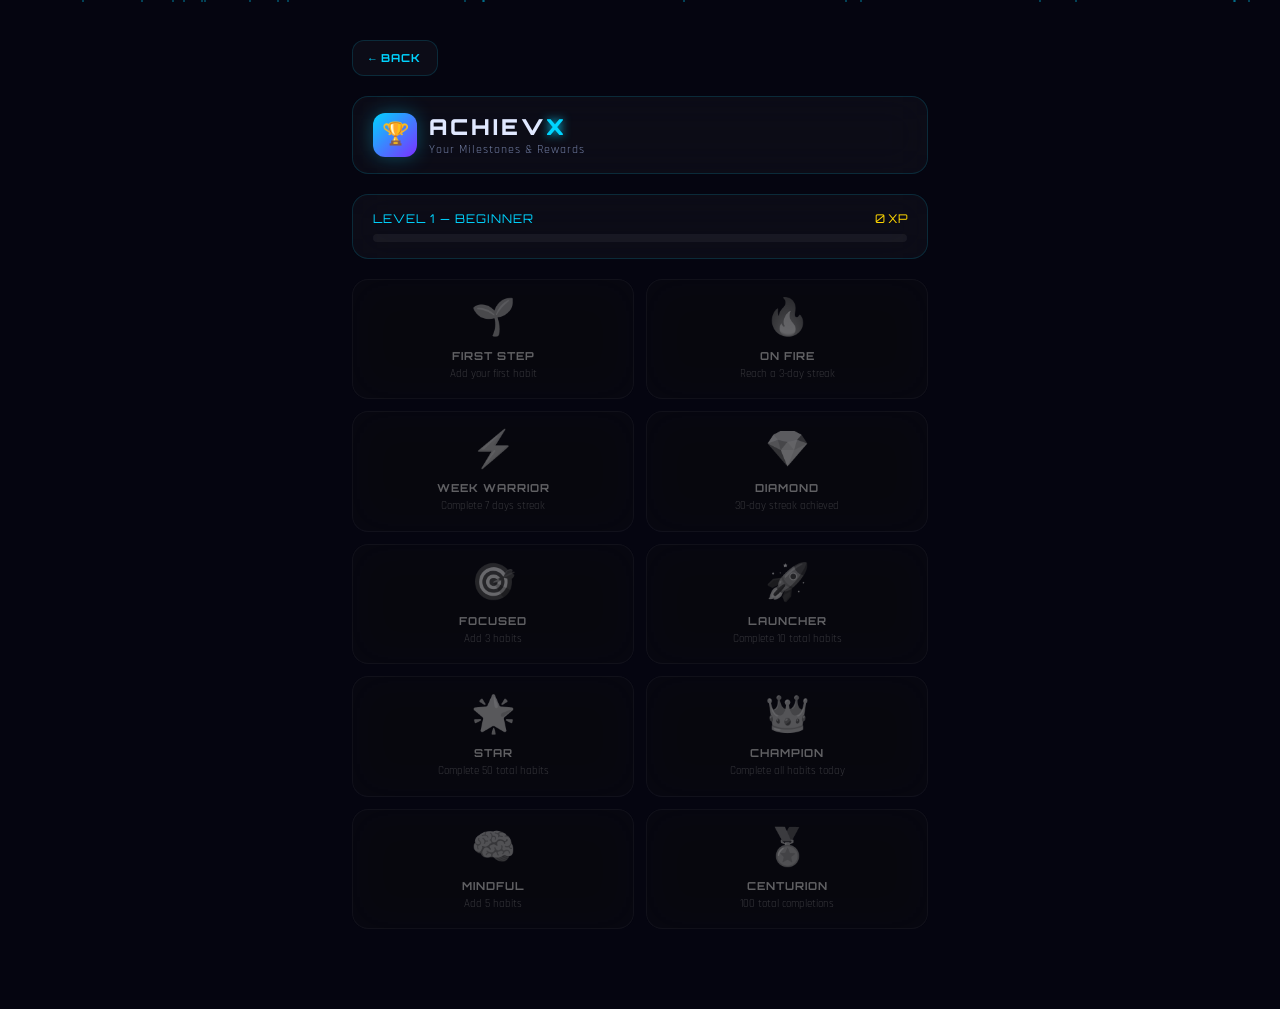
<file: app/src/main/assets/achievements.html>
<!DOCTYPE html>
<html lang="en">
<head>
    <meta charset="UTF-8"/>
    <meta name="viewport" content="width=device-width, initial-scale=1.0"/>
    <title>Achievements</title>
    <link rel="stylesheet" href="style.css"/>
    <style>
        .ach-grid { display: grid; grid-template-columns: 1fr 1fr; gap: 12px; margin-top: 4px; }
        .ach-card {
          background: var(--card);
          border: 1px solid var(--card-border);
          border-radius: 16px;
          padding: 16px 12px;
          text-align: center;
          backdrop-filter: blur(20px);
          transition: all 0.3s;
          position: relative;
          overflow: hidden;
        }
        .ach-card.unlocked { border-color: var(--gold); box-shadow: 0 0 20px rgba(255,215,0,0.2); }
        .ach-card.locked { opacity: 0.4; filter: grayscale(1); }
        .ach-icon { font-size: 36px; margin-bottom: 8px; }
        .ach-name { font-family: 'Orbitron', monospace; font-size: 11px; font-weight: 700; color: var(--text); letter-spacing: 1px; margin-bottom: 4px; }
        .ach-desc { font-size: 11px; color: var(--sub); line-height: 1.4; }
        .ach-badge { position: absolute; top: 8px; right: 8px; background: var(--gold); color: #000; font-size: 9px; font-family: 'Orbitron', monospace; font-weight: 700; padding: 2px 6px; border-radius: 10px; }
        .back-btn {
          display: flex; align-items: center; gap: 8px;
          background: var(--card); border: 1px solid var(--card-border);
          border-radius: 12px; padding: 10px 16px;
          color: var(--neon); font-family: 'Orbitron', monospace;
          font-size: 11px; font-weight: 700; letter-spacing: 1px;
          cursor: pointer; margin-bottom: 20px; width: fit-content;
          text-decoration: none;
        }
        .xp-bar-wrap { background: var(--card); border: 1px solid var(--card-border); border-radius: 16px; padding: 16px 20px; margin-bottom: 20px; backdrop-filter: blur(20px); }
        .xp-label { display: flex; justify-content: space-between; margin-bottom: 8px; }
        .xp-title { font-family: 'Orbitron', monospace; font-size: 12px; color: var(--neon); letter-spacing: 1px; }
        .xp-val { font-family: 'Orbitron', monospace; font-size: 12px; color: var(--gold); }
        .xp-bar { height: 8px; background: rgba(255,255,255,0.05); border-radius: 4px; overflow: hidden; }
        .xp-fill { height: 100%; background: linear-gradient(90deg, var(--neon), var(--gold)); border-radius: 4px; transition: width 0.6s; }
    </style>
</head>
<body>
<div class="particles" id="particles"></div>
<div style="position:relative;z-index:1;padding:20px 16px;">
    <a class="back-btn" href="index.html">← BACK</a>

    <div class="header" style="margin-bottom:20px;">
        <div class="logo-area">
            <div class="logo-icon">🏆</div>
            <div>
                <h1>ACHIEV<span>X</span></h1>
                <p>Your Milestones & Rewards</p>
            </div>
        </div>
    </div>

    <div class="xp-bar-wrap">
        <div class="xp-label">
            <span class="xp-title" id="levelTitle">LEVEL 1 — BEGINNER</span>
            <span class="xp-val" id="xpVal">0 XP</span>
        </div>
        <div class="xp-bar"><div class="xp-fill" id="xpFill" style="width:0%"></div></div>
    </div>

    <div class="ach-grid" id="achGrid"></div>
</div>

<script>
    // Particles
    const pc = document.getElementById('particles');
    for(let i=0;i<20;i++){
      const p=document.createElement('div');
      p.className='particle';
      p.style.left=Math.random()*100+'%';
      p.style.animationDuration=(Math.random()*15+10)+'s';
      p.style.animationDelay=(Math.random()*15)+'s';
      pc.appendChild(p);
    }

    const habits = JSON.parse(localStorage.getItem('habits')||'[]');
    const today = new Date().toISOString().slice(0,10);
    const totalDone = habits.reduce((s,h)=>(h.history||[]).length+s,0);
    const bestStreak = habits.reduce((m,h)=>Math.max(m,h.streak||0),0);
    const totalHabits = habits.length;
    const doneToday = habits.filter(h=>h.lastChecked===today).length;

    const achievements = [
      { icon:'🌱', name:'FIRST STEP', desc:'Add your first habit', unlocked: totalHabits>=1 },
      { icon:'🔥', name:'ON FIRE', desc:'Reach a 3-day streak', unlocked: bestStreak>=3 },
      { icon:'⚡', name:'WEEK WARRIOR', desc:'Complete 7 days streak', unlocked: bestStreak>=7 },
      { icon:'💎', name:'DIAMOND', desc:'30-day streak achieved', unlocked: bestStreak>=30 },
      { icon:'🎯', name:'FOCUSED', desc:'Add 3 habits', unlocked: totalHabits>=3 },
      { icon:'🚀', name:'LAUNCHER', desc:'Complete 10 total habits', unlocked: totalDone>=10 },
      { icon:'🌟', name:'STAR', desc:'Complete 50 total habits', unlocked: totalDone>=50 },
      { icon:'👑', name:'CHAMPION', desc:'Complete all habits today', unlocked: totalHabits>0 && doneToday===totalHabits },
      { icon:'🧠', name:'MINDFUL', desc:'Add 5 habits', unlocked: totalHabits>=5 },
      { icon:'🏅', name:'CENTURION', desc:'100 total completions', unlocked: totalDone>=100 },
    ];

    const xp = achievements.filter(a=>a.unlocked).length * 100;
    const level = Math.floor(xp/300)+1;
    const levels = ['BEGINNER','EXPLORER','ACHIEVER','MASTER','LEGEND'];
    const levelName = levels[Math.min(level-1,4)];
    const pct = ((xp % 300)/300)*100;

    document.getElementById('levelTitle').textContent = `LEVEL ${level} — ${levelName}`;
    document.getElementById('xpVal').textContent = `${xp} XP`;
    document.getElementById('xpFill').style.width = pct+'%';

    const grid = document.getElementById('achGrid');
    grid.innerHTML = achievements.map(a=>`
      <div class="ach-card ${a.unlocked?'unlocked':'locked'}">
        ${a.unlocked?'<div class="ach-badge">✓</div>':''}
        <div class="ach-icon">${a.icon}</div>
        <div class="ach-name">${a.name}</div>
        <div class="ach-desc">${a.desc}</div>
      </div>
    `).join('');
</script>
</body>
</html>
</file>
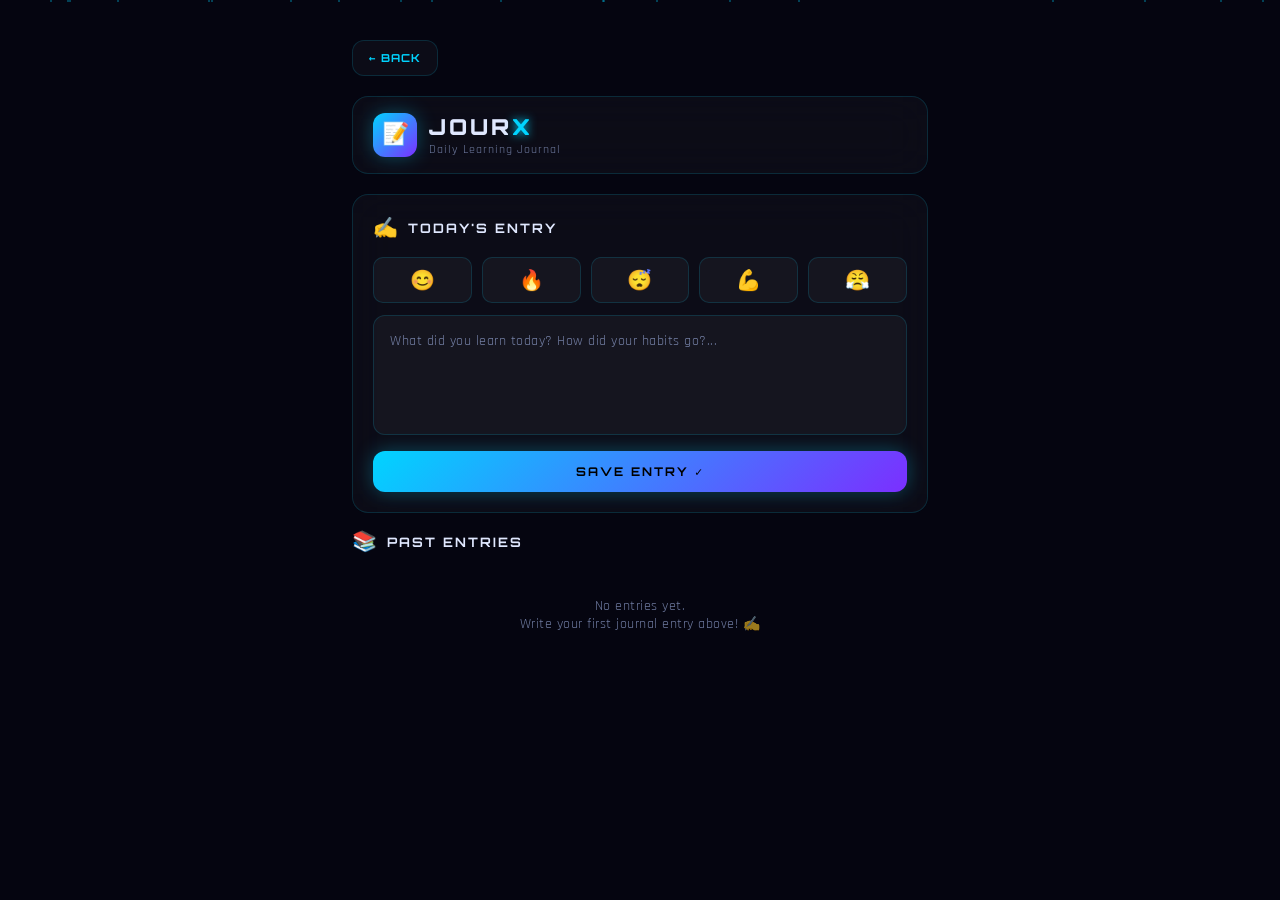
<file: app/src/main/assets/journal.html>
<!DOCTYPE html>
<html lang="en">
<head>
    <meta charset="UTF-8"/>
    <meta name="viewport" content="width=device-width, initial-scale=1.0"/>
    <title>Journal</title>
    <link rel="stylesheet" href="style.css"/>
    <style>
        .back-btn {
          display:flex;align-items:center;gap:8px;
          background:var(--card);border:1px solid var(--card-border);
          border-radius:12px;padding:10px 16px;
          color:var(--neon);font-family:'Orbitron',monospace;
          font-size:11px;font-weight:700;letter-spacing:1px;
          cursor:pointer;margin-bottom:20px;width:fit-content;
          text-decoration:none;
        }
        .journal-input {
          width:100%;min-height:120px;
          background:rgba(255,255,255,0.04);
          border:1px solid var(--card-border);
          border-radius:12px;padding:14px 16px;
          font-size:14px;font-family:'Rajdhani',sans-serif;
          color:var(--text);outline:none;resize:none;
          transition:border 0.3s;letter-spacing:0.5px;
          line-height:1.6;
        }
        .journal-input:focus{border-color:var(--neon);}
        .journal-input::placeholder{color:var(--sub);}
        .save-btn {
          width:100%;padding:13px;margin-top:10px;
          background:linear-gradient(135deg,var(--neon),var(--neon2));
          color:#000;border:none;border-radius:12px;
          font-family:'Orbitron',monospace;font-size:12px;
          font-weight:700;letter-spacing:2px;cursor:pointer;
          box-shadow:var(--glow);transition:all 0.3s;
        }
        .entry-card {
          background:var(--card);border:1px solid var(--card-border);
          border-radius:14px;padding:16px;margin-bottom:12px;
          backdrop-filter:blur(20px);position:relative;
        }
        .entry-date {
          font-family:'Orbitron',monospace;font-size:10px;
          color:var(--neon);letter-spacing:1px;margin-bottom:8px;
        }
        .entry-mood { font-size:20px; margin-bottom:6px; }
        .entry-text { font-size:14px;color:var(--text);line-height:1.6; }
        .entry-delete {
          position:absolute;top:12px;right:12px;
          background:none;border:1px solid rgba(255,45,123,0.2);
          color:rgba(255,45,123,0.5);width:28px;height:28px;
          border-radius:8px;font-size:14px;cursor:pointer;
          display:flex;align-items:center;justify-content:center;
        }
        .mood-row { display:flex;gap:10px;margin-bottom:12px; }
        .mood-btn {
          flex:1;padding:10px;background:rgba(255,255,255,0.04);
          border:1px solid var(--card-border);border-radius:10px;
          font-size:20px;cursor:pointer;transition:all 0.2s;text-align:center;
        }
        .mood-btn.selected{border-color:var(--neon);background:rgba(0,212,255,0.1);}
        .empty-state{text-align:center;color:var(--sub);padding:30px;font-size:14px;}
    </style>
</head>
<body>
<div class="particles" id="particles"></div>
<div style="position:relative;z-index:1;padding:20px 16px 60px;">
    <a class="back-btn" href="index.html">← BACK</a>
    <div class="header" style="margin-bottom:20px;">
        <div class="logo-area">
            <div class="logo-icon">📝</div>
            <div>
                <h1>JOUR<span>X</span></h1>
                <p>Daily Learning Journal</p>
            </div>
        </div>
    </div>

    <div class="glass-card" style="margin-bottom:16px;">
        <div class="card-header"><span class="card-icon">✍️</span><h2>TODAY'S ENTRY</h2></div>
        <div class="mood-row">
            <button class="mood-btn" onclick="selectMood(this,'😊')">😊</button>
            <button class="mood-btn" onclick="selectMood(this,'🔥')">🔥</button>
            <button class="mood-btn" onclick="selectMood(this,'😴')">😴</button>
            <button class="mood-btn" onclick="selectMood(this,'💪')">💪</button>
            <button class="mood-btn" onclick="selectMood(this,'😤')">😤</button>
        </div>
        <textarea class="journal-input" id="journalText" placeholder="What did you learn today? How did your habits go?..."></textarea>
        <button class="save-btn" onclick="saveEntry()">SAVE ENTRY ✓</button>
    </div>

    <div class="card-header" style="margin-bottom:12px;"><span class="card-icon">📚</span><h2 style="font-family:'Orbitron',monospace;font-size:13px;font-weight:700;letter-spacing:2px;">PAST ENTRIES</h2></div>
    <div id="entriesList"></div>
</div>

<script>
    const pc=document.getElementById('particles');
    for(let i=0;i<20;i++){const p=document.createElement('div');p.className='particle';p.style.left=Math.random()*100+'%';p.style.animationDuration=(Math.random()*15+10)+'s';p.style.animationDelay=(Math.random()*15)+'s';pc.appendChild(p);}

    let selectedMood = '📝';
    function selectMood(btn, mood) {
      document.querySelectorAll('.mood-btn').forEach(b=>b.classList.remove('selected'));
      btn.classList.add('selected');
      selectedMood = mood;
    }

    function saveEntry() {
      const text = document.getElementById('journalText').value.trim();
      if(!text) return;
      const entries = JSON.parse(localStorage.getItem('hx_journal')||'[]');
      entries.unshift({
        id: Date.now(),
        date: new Date().toLocaleDateString('en-US',{weekday:'short',month:'short',day:'numeric',year:'numeric'}),
        mood: selectedMood,
        text
      });
      localStorage.setItem('hx_journal', JSON.stringify(entries));
      document.getElementById('journalText').value = '';
      renderEntries();
    }

    function deleteEntry(id) {
      let entries = JSON.parse(localStorage.getItem('hx_journal')||'[]');
      entries = entries.filter(e=>e.id!==id);
      localStorage.setItem('hx_journal', JSON.stringify(entries));
      renderEntries();
    }

    function renderEntries() {
      const entries = JSON.parse(localStorage.getItem('hx_journal')||'[]');
      const list = document.getElementById('entriesList');
      if(!entries.length){
        list.innerHTML='<div class="empty-state">No entries yet.<br>Write your first journal entry above! ✍️</div>';
        return;
      }
      list.innerHTML = entries.map(e=>`
        <div class="entry-card">
          <button class="entry-delete" onclick="deleteEntry(${e.id})">×</button>
          <div class="entry-date">${e.date}</div>
          <div class="entry-mood">${e.mood}</div>
          <div class="entry-text">${e.text}</div>
        </div>
      `).join('');
    }
    renderEntries();
</script>
</body>
</html>
</file>
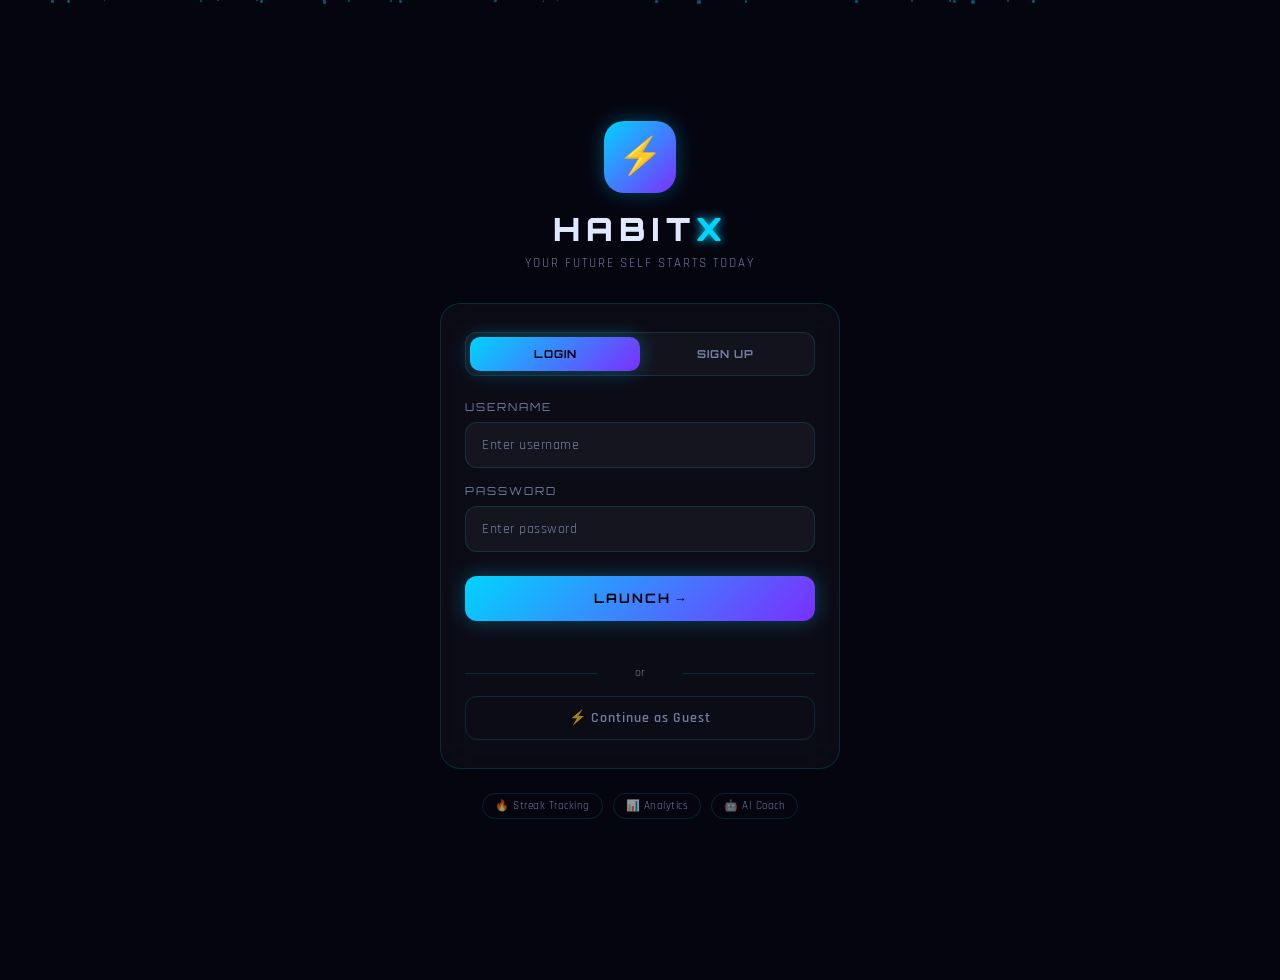
<file: app/src/main/assets/login.html>
<!DOCTYPE html>
<html lang="en">
<head>
  <meta charset="UTF-8" />
  <meta name="viewport" content="width=device-width, initial-scale=1.0"/>
  <title>HabitX - Login</title>
  <link rel="stylesheet" href="style.css" />
  <style>
    .login-wrap {
      min-height: 100vh;
      display: flex;
      flex-direction: column;
      align-items: center;
      justify-content: center;
      padding: 20px;
    }

    .login-logo {
      text-align: center;
      margin-bottom: 32px;
    }

    .login-logo .logo-icon {
      width: 72px; height: 72px;
      background: linear-gradient(135deg, var(--neon), var(--neon2));
      border-radius: 20px;
      display: flex; align-items: center; justify-content: center;
      font-size: 36px;
      box-shadow: var(--glow);
      margin: 0 auto 16px;
      animation: logoPulse 2s infinite;
    }

    @keyframes logoPulse {
      0%, 100% { box-shadow: 0 0 20px rgba(0,212,255,0.3); }
      50% { box-shadow: 0 0 40px rgba(0,212,255,0.7); }
    }

    .login-logo h1 {
      font-family: 'Orbitron', monospace;
      font-size: 32px;
      font-weight: 900;
      letter-spacing: 6px;
    }

    .login-logo p {
      font-size: 13px;
      color: var(--sub);
      letter-spacing: 2px;
      margin-top: 6px;
    }

    .login-card {
      background: var(--card);
      border: 1px solid var(--card-border);
      border-radius: 20px;
      padding: 28px 24px;
      width: 100%;
      max-width: 400px;
      backdrop-filter: blur(20px);
    }

    .tab-row {
      display: flex;
      background: rgba(255,255,255,0.03);
      border: 1px solid var(--card-border);
      border-radius: 12px;
      padding: 4px;
      margin-bottom: 24px;
    }

    .tab-btn {
      flex: 1;
      padding: 10px;
      border: none;
      border-radius: 10px;
      background: transparent;
      color: var(--sub);
      font-family: 'Orbitron', monospace;
      font-size: 11px;
      font-weight: 700;
      letter-spacing: 1px;
      cursor: pointer;
      transition: all 0.3s;
    }

    .tab-btn.active {
      background: linear-gradient(135deg, var(--neon), var(--neon2));
      color: #000;
      box-shadow: var(--glow);
    }

    .form-group { margin-bottom: 16px; }

    .form-label {
      font-size: 11px;
      font-family: 'Orbitron', monospace;
      color: var(--sub);
      letter-spacing: 2px;
      text-transform: uppercase;
      margin-bottom: 8px;
      display: block;
    }

    .form-input {
      width: 100%;
      padding: 13px 16px;
      background: rgba(255,255,255,0.04);
      border: 1px solid var(--card-border);
      border-radius: 12px;
      font-size: 14px;
      font-family: 'Rajdhani', sans-serif;
      color: var(--text);
      outline: none;
      transition: all 0.3s;
      letter-spacing: 0.5px;
    }

    .form-input:focus {
      border-color: var(--neon);
      box-shadow: 0 0 15px rgba(0,212,255,0.15);
    }

    .form-input::placeholder { color: var(--sub); }

    .login-btn {
      width: 100%;
      padding: 14px;
      background: linear-gradient(135deg, var(--neon), var(--neon2));
      color: #000;
      border: none;
      border-radius: 12px;
      font-family: 'Orbitron', monospace;
      font-size: 13px;
      font-weight: 700;
      letter-spacing: 2px;
      cursor: pointer;
      box-shadow: var(--glow);
      transition: all 0.3s;
      margin-top: 8px;
    }

    .login-btn:hover { transform: translateY(-2px); box-shadow: 0 0 35px rgba(0,212,255,0.5); }

    .error-msg {
      color: #ff2d7b;
      font-size: 12px;
      text-align: center;
      margin-top: 10px;
      min-height: 18px;
      letter-spacing: 0.5px;
    }

    .divider {
      text-align: center;
      color: var(--sub);
      font-size: 12px;
      margin: 16px 0;
      position: relative;
    }

    .divider::before, .divider::after {
      content: '';
      position: absolute;
      top: 50%;
      width: 38%;
      height: 1px;
      background: var(--card-border);
    }

    .divider::before { left: 0; }
    .divider::after { right: 0; }

    .guest-btn {
      width: 100%;
      padding: 12px;
      background: transparent;
      border: 1px solid var(--card-border);
      border-radius: 12px;
      color: var(--sub);
      font-family: 'Rajdhani', sans-serif;
      font-size: 14px;
      font-weight: 600;
      cursor: pointer;
      transition: all 0.3s;
      letter-spacing: 1px;
    }

    .guest-btn:hover { border-color: var(--neon); color: var(--neon); }

    .features-row {
      display: flex;
      gap: 10px;
      margin-top: 24px;
      justify-content: center;
    }

    .feature-pill {
      font-size: 11px;
      padding: 5px 12px;
      border: 1px solid var(--card-border);
      border-radius: 20px;
      color: var(--sub);
      letter-spacing: 0.5px;
    }
  </style>
</head>
<body>
  <div class="particles" id="particles"></div>

  <div class="login-wrap">
    <div class="login-logo">
      <div class="logo-icon">⚡</div>
      <h1>HABIT<span>X</span></h1>
      <p>YOUR FUTURE SELF STARTS TODAY</p>
    </div>

    <div class="login-card">
      <div class="tab-row">
        <button class="tab-btn active" id="loginTab" onclick="switchTab('login')">LOGIN</button>
        <button class="tab-btn" id="signupTab" onclick="switchTab('signup')">SIGN UP</button>
      </div>

      <!-- Login Form -->
      <div id="loginForm">
        <div class="form-group">
          <label class="form-label">Username</label>
          <input type="text" class="form-input" id="loginUser" placeholder="Enter username" />
        </div>
        <div class="form-group">
          <label class="form-label">Password</label>
          <input type="password" class="form-input" id="loginPass" placeholder="Enter password" />
        </div>
        <button class="login-btn" onclick="doLogin()">LAUNCH →</button>
        <div class="error-msg" id="loginError"></div>
      </div>

      <!-- Signup Form -->
      <div id="signupForm" style="display:none">
        <div class="form-group">
          <label class="form-label">Full Name</label>
          <input type="text" class="form-input" id="signupName" placeholder="Enter your name" />
        </div>
        <div class="form-group">
          <label class="form-label">Username</label>
          <input type="text" class="form-input" id="signupUser" placeholder="Choose username" />
        </div>
        <div class="form-group">
          <label class="form-label">Password</label>
          <input type="password" class="form-input" id="signupPass" placeholder="Create password" />
        </div>
        <button class="login-btn" onclick="doSignup()">CREATE ACCOUNT →</button>
        <div class="error-msg" id="signupError"></div>
      </div>

      <div class="divider">or</div>
      <button class="guest-btn" onclick="guestLogin()">⚡ Continue as Guest</button>
    </div>

    <div class="features-row">
      <span class="feature-pill">🔥 Streak Tracking</span>
      <span class="feature-pill">📊 Analytics</span>
      <span class="feature-pill">🤖 AI Coach</span>
    </div>
  </div>

  <script>
    // Particles
    const container = document.getElementById('particles');
    for (let i = 0; i < 25; i++) {
      const p = document.createElement('div');
      p.className = 'particle';
      p.style.left = Math.random() * 100 + '%';
      p.style.animationDuration = (Math.random() * 15 + 10) + 's';
      p.style.animationDelay = (Math.random() * 15) + 's';
      p.style.width = p.style.height = (Math.random() * 3 + 1) + 'px';
      container.appendChild(p);
    }

    function switchTab(tab) {
      document.getElementById('loginForm').style.display = tab === 'login' ? 'block' : 'none';
      document.getElementById('signupForm').style.display = tab === 'signup' ? 'block' : 'none';
      document.getElementById('loginTab').className = 'tab-btn' + (tab === 'login' ? ' active' : '');
      document.getElementById('signupTab').className = 'tab-btn' + (tab === 'signup' ? ' active' : '');
    }

    function doLogin() {
      const user = document.getElementById('loginUser').value.trim();
      const pass = document.getElementById('loginPass').value.trim();
      if (!user || !pass) {
        document.getElementById('loginError').textContent = '⚠ Please fill in all fields';
        return;
      }
      const users = JSON.parse(localStorage.getItem('hx_users') || '{}');
      if (!users[user]) {
        document.getElementById('loginError').textContent = '⚠ Username not found';
        return;
      }
      if (users[user].password !== pass) {
        document.getElementById('loginError').textContent = '⚠ Wrong password';
        return;
      }
      localStorage.setItem('hx_current', JSON.stringify({ username: user, name: users[user].name }));
      window.location.href = 'index.html';
    }

    function doSignup() {
      const name = document.getElementById('signupName').value.trim();
      const user = document.getElementById('signupUser').value.trim();
      const pass = document.getElementById('signupPass').value.trim();
      if (!name || !user || !pass) {
        document.getElementById('signupError').textContent = '⚠ Please fill in all fields';
        return;
      }
      if (pass.length < 4) {
        document.getElementById('signupError').textContent = '⚠ Password must be 4+ characters';
        return;
      }
      const users = JSON.parse(localStorage.getItem('hx_users') || '{}');
      if (users[user]) {
        document.getElementById('signupError').textContent = '⚠ Username already taken';
        return;
      }
      users[user] = { name, password: pass };
      localStorage.setItem('hx_users', JSON.stringify(users));
      localStorage.setItem('hx_current', JSON.stringify({ username: user, name }));
      window.location.href = 'index.html';
    }

    function guestLogin() {
      localStorage.setItem('hx_current', JSON.stringify({ username: 'guest', name: 'Guest' }));
      window.location.href = 'index.html';
    }

    // Auto redirect if already logged in
    if (localStorage.getItem('hx_current')) {
      window.location.href = 'index.html';
    }
  </script>
</body>
</html>
</file>
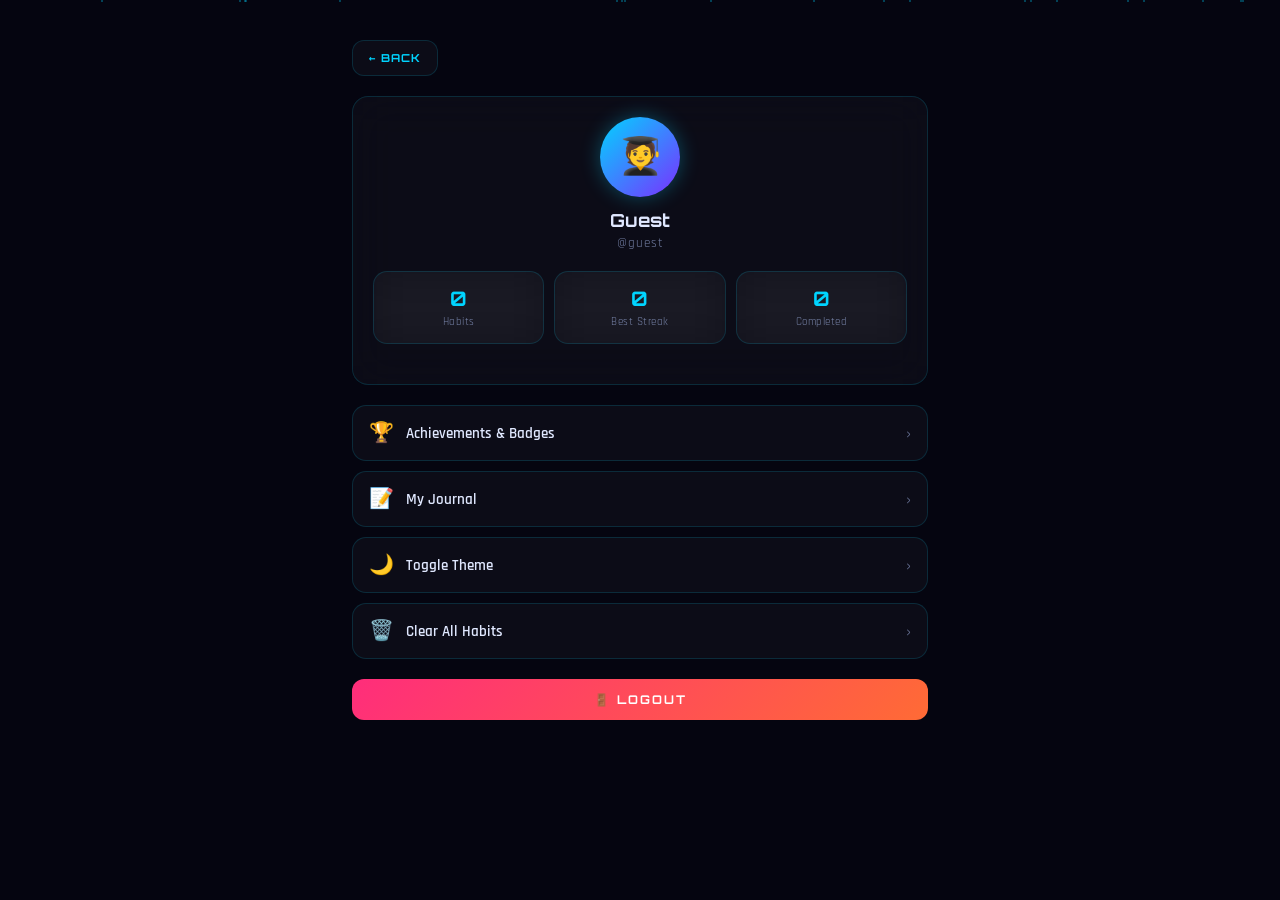
<file: app/src/main/assets/profile.html>
<!DOCTYPE html>
<html lang="en">
<head>
    <meta charset="UTF-8"/>
    <meta name="viewport" content="width=device-width, initial-scale=1.0"/>
    <title>Profile</title>
    <link rel="stylesheet" href="style.css"/>
    <style>
        .back-btn{display:flex;align-items:center;gap:8px;background:var(--card);border:1px solid var(--card-border);border-radius:12px;padding:10px 16px;color:var(--neon);font-family:'Orbitron',monospace;font-size:11px;font-weight:700;letter-spacing:1px;cursor:pointer;margin-bottom:20px;width:fit-content;text-decoration:none;}
        .avatar {width:80px;height:80px;background:linear-gradient(135deg,var(--neon),var(--neon2));border-radius:50%;display:flex;align-items:center;justify-content:center;font-size:36px;margin:0 auto 12px;box-shadow:var(--glow);}
        .profile-name{font-family:'Orbitron',monospace;font-size:18px;font-weight:700;text-align:center;color:var(--text);margin-bottom:4px;}
        .profile-user{font-size:13px;color:var(--sub);text-align:center;margin-bottom:20px;letter-spacing:1px;}
        .stat-grid{display:grid;grid-template-columns:1fr 1fr 1fr;gap:10px;margin-bottom:20px;}
        .stat-box{background:var(--card);border:1px solid var(--card-border);border-radius:14px;padding:14px 10px;text-align:center;backdrop-filter:blur(20px);}
        .stat-box .val{font-family:'Orbitron',monospace;font-size:20px;font-weight:700;color:var(--neon);}
        .stat-box .lbl{font-size:11px;color:var(--sub);margin-top:4px;letter-spacing:0.5px;}
        .menu-item{display:flex;align-items:center;gap:12px;background:var(--card);border:1px solid var(--card-border);border-radius:14px;padding:14px 16px;margin-bottom:10px;cursor:pointer;transition:all 0.3s;text-decoration:none;color:var(--text);}
        .menu-item:hover{border-color:var(--neon);box-shadow:var(--glow);}
        .menu-icon{font-size:20px;}
        .menu-label{font-size:15px;font-weight:600;flex:1;}
        .menu-arrow{color:var(--sub);font-size:18px;}
        .logout-btn{width:100%;padding:13px;background:linear-gradient(135deg,#ff2d7b,#ff6b35);color:#fff;border:none;border-radius:12px;font-family:'Orbitron',monospace;font-size:12px;font-weight:700;letter-spacing:2px;cursor:pointer;margin-top:10px;}
    </style>
</head>
<body>
<div class="particles" id="particles"></div>
<div style="position:relative;z-index:1;padding:20px 16px 80px;">
    <a class="back-btn" href="index.html">← BACK</a>

    <div class="glass-card" style="text-align:center;margin-bottom:20px;">
        <div class="avatar" id="avatarEmoji">👤</div>
        <div class="profile-name" id="profileName">Loading...</div>
        <div class="profile-user" id="profileUser">@username</div>
        <div class="stat-grid">
            <div class="stat-box"><div class="val" id="p-habits">0</div><div class="lbl">Habits</div></div>
            <div class="stat-box"><div class="val" id="p-streak">0</div><div class="lbl">Best Streak</div></div>
            <div class="stat-box"><div class="val" id="p-done">0</div><div class="lbl">Completed</div></div>
        </div>
    </div>

    <a class="menu-item" href="achievements.html">
        <span class="menu-icon">🏆</span>
        <span class="menu-label">Achievements & Badges</span>
        <span class="menu-arrow">›</span>
    </a>
    <a class="menu-item" href="journal.html">
        <span class="menu-icon">📝</span>
        <span class="menu-label">My Journal</span>
        <span class="menu-arrow">›</span>
    </a>
    <div class="menu-item" onclick="toggleThemeProfile()">
        <span class="menu-icon" id="themeIconP">🌙</span>
        <span class="menu-label">Toggle Theme</span>
        <span class="menu-arrow">›</span>
    </div>
    <div class="menu-item" onclick="clearData()">
        <span class="menu-icon">🗑️</span>
        <span class="menu-label">Clear All Habits</span>
        <span class="menu-arrow">›</span>
    </div>

    <button class="logout-btn" onclick="logout()">🚪 LOGOUT</button>
</div>

<script>
    const pc=document.getElementById('particles');
    for(let i=0;i<20;i++){const p=document.createElement('div');p.className='particle';p.style.left=Math.random()*100+'%';p.style.animationDuration=(Math.random()*15+10)+'s';p.style.animationDelay=(Math.random()*15)+'s';pc.appendChild(p);}

    const user = JSON.parse(localStorage.getItem('hx_current')||'{}');
    const habits = JSON.parse(localStorage.getItem('habits')||'[]');
    const today = new Date().toISOString().slice(0,10);

    document.getElementById('profileName').textContent = user.name || 'Guest';
    document.getElementById('profileUser').textContent = '@'+(user.username||'guest');
    document.getElementById('p-habits').textContent = habits.length;
    document.getElementById('p-streak').textContent = habits.reduce((m,h)=>Math.max(m,h.streak||0),0);
    document.getElementById('p-done').textContent = habits.reduce((s,h)=>(h.history||[]).length+s,0);

    const avatars = ['👨‍💻','👩‍💻','🧑‍🎓','👨‍🎓','🦸','🧙'];
    document.getElementById('avatarEmoji').textContent = avatars[Math.floor(Math.random()*avatars.length)];

    if(localStorage.getItem('theme')==='light'){
      document.body.classList.add('light');
      document.getElementById('themeIconP').textContent='☀️';
    }

    function toggleThemeProfile(){
      document.body.classList.toggle('light');
      const isLight = document.body.classList.contains('light');
      localStorage.setItem('theme', isLight?'light':'dark');
      document.getElementById('themeIconP').textContent = isLight?'☀️':'🌙';
    }

    function clearData(){
      if(confirm('Clear all habits? This cannot be undone!')){
        localStorage.removeItem('habits');
        alert('All habits cleared!');
      }
    }

    function logout(){
      localStorage.removeItem('hx_current');
      window.location.href='login.html';
    }
</script>
</body>
</html>
</file>
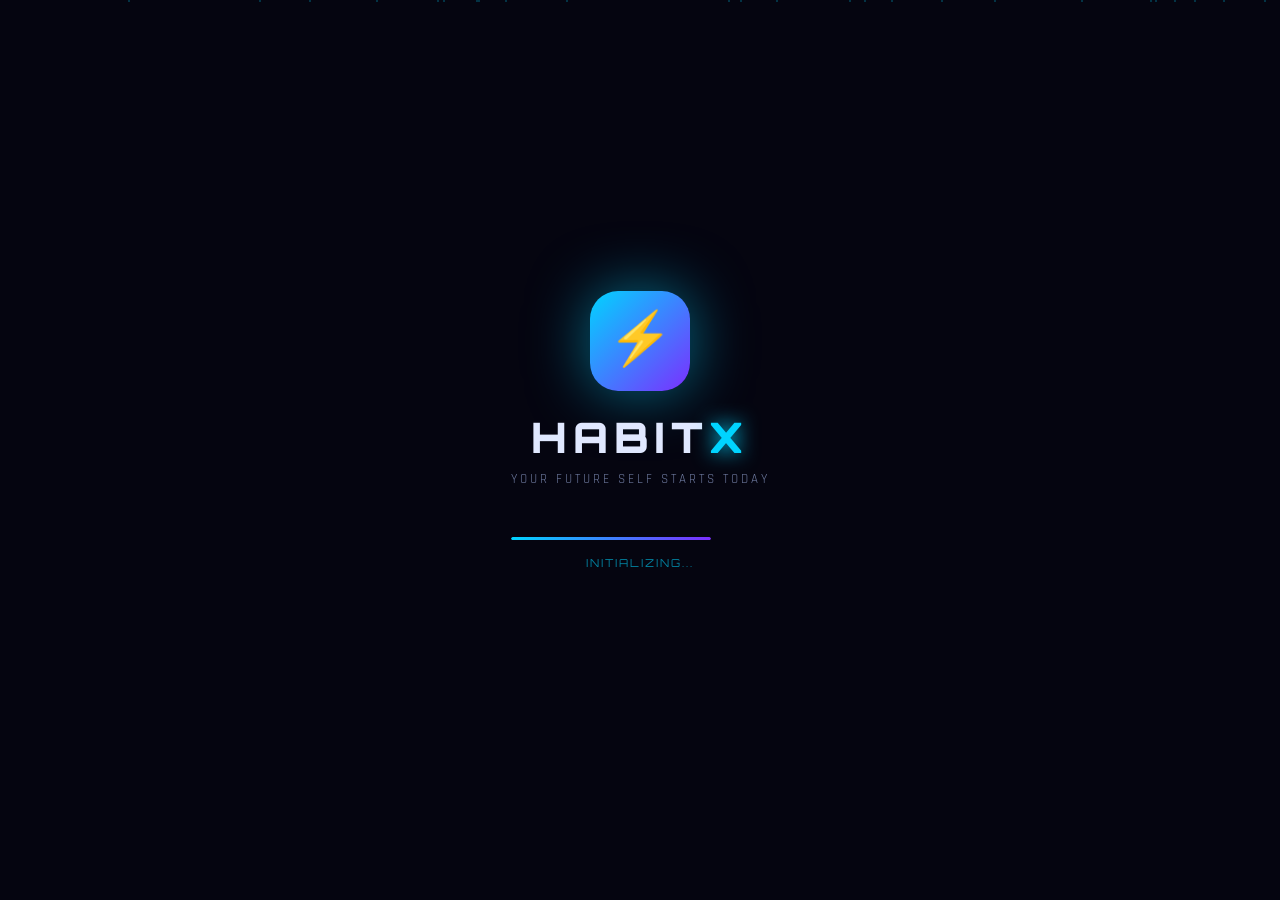
<file: app/src/main/assets/splash.html>
<!DOCTYPE html>
<html lang="en">
<head>
    <meta charset="UTF-8"/>
    <meta name="viewport" content="width=device-width, initial-scale=1.0"/>
    <title>HabitX</title>
    <link rel="stylesheet" href="style.css"/>
    <style>
        * { margin:0; padding:0; box-sizing:border-box; }
        body {
          background: #050510;
          display: flex;
          align-items: center;
          justify-content: center;
          min-height: 100vh;
          flex-direction: column;
          overflow: hidden;
        }
        .splash-logo {
          text-align: center;
          animation: splashIn 0.8s ease forwards;
          opacity: 0;
        }
        @keyframes splashIn {
          0% { transform: scale(0.5); opacity: 0; }
          70% { transform: scale(1.1); opacity: 1; }
          100% { transform: scale(1); opacity: 1; }
        }
        .splash-icon {
          width: 100px; height: 100px;
          background: linear-gradient(135deg, #00d4ff, #7b2fff);
          border-radius: 28px;
          display: flex; align-items: center; justify-content: center;
          font-size: 52px;
          margin: 0 auto 20px;
          box-shadow: 0 0 60px rgba(0,212,255,0.5);
          animation: iconGlow 1.5s ease-in-out infinite alternate;
        }
        @keyframes iconGlow {
          from { box-shadow: 0 0 30px rgba(0,212,255,0.4); }
          to { box-shadow: 0 0 80px rgba(0,212,255,0.8); }
        }
        .splash-title {
          font-family: 'Orbitron', monospace;
          font-size: 42px;
          font-weight: 900;
          letter-spacing: 6px;
          color: #e0e8ff;
        }
        .splash-title span { color: #00d4ff; text-shadow: 0 0 20px #00d4ff; }
        .splash-sub {
          font-family: 'Rajdhani', sans-serif;
          font-size: 13px;
          color: rgba(180,200,255,0.6);
          letter-spacing: 3px;
          margin-top: 8px;
          text-transform: uppercase;
        }
        .splash-loader {
          margin-top: 50px;
          width: 200px;
          height: 3px;
          background: rgba(255,255,255,0.05);
          border-radius: 2px;
          overflow: hidden;
        }
        .splash-loader-fill {
          height: 100%;
          background: linear-gradient(90deg, #00d4ff, #7b2fff);
          border-radius: 2px;
          animation: load 2.5s ease forwards;
          width: 0%;
        }
        @keyframes load {
          0% { width: 0%; }
          100% { width: 100%; }
        }
        .splash-dots {
          margin-top: 16px;
          font-family: 'Orbitron', monospace;
          font-size: 11px;
          color: rgba(0,212,255,0.6);
          letter-spacing: 2px;
          animation: blink 1s infinite;
        }
        @keyframes blink {
          0%, 100% { opacity: 1; }
          50% { opacity: 0.3; }
        }
    </style>
    <link href="https://fonts.googleapis.com/css2?family=Orbitron:wght@900&family=Rajdhani&display=swap" rel="stylesheet"/>
</head>
<body>
<div class="particles" id="particles"></div>
<div class="splash-logo">
    <div class="splash-icon">⚡</div>
    <div class="splash-title">HABIT<span>X</span></div>
    <div class="splash-sub">Your Future Self Starts Today</div>
    <div class="splash-loader">
        <div class="splash-loader-fill"></div>
    </div>
    <div class="splash-dots">INITIALIZING...</div>
</div>

<script>
    // Particles
    const pc = document.getElementById('particles');
    for(let i=0;i<25;i++){
      const p=document.createElement('div');
      p.className='particle';
      p.style.cssText=`
        position:absolute;width:2px;height:2px;
        background:#00d4ff;border-radius:50%;
        left:${Math.random()*100}%;
        animation:float ${Math.random()*15+10}s linear infinite;
        animation-delay:${Math.random()*15}s;opacity:0.3;
      `;
      pc.appendChild(p);
    }

    // Redirect after 3 seconds
    setTimeout(() => {
      const user = localStorage.getItem('hx_current');
      if(user) {
        window.location.href = 'index.html';
      } else {
        window.location.href = 'login.html';
      }
    }, 3000);
</script>
</body>
</html>
</file>
<file: app/src/main/assets/style.css>
@import url('https://fonts.googleapis.com/css2?family=Orbitron:wght@400;700;900&family=Rajdhani:wght@400;500;600&display=swap');

* { box-sizing: border-box; margin: 0; padding: 0; }

:root {
  --bg: #050510;
  --bg2: #0a0a1f;
  --card: rgba(255,255,255,0.03);
  --card-border: rgba(0,212,255,0.15);
  --text: #e0e8ff;
  --sub: rgba(180,200,255,0.6);
  --neon: #00d4ff;
  --neon2: #7b2fff;
  --neon3: #ff2d7b;
  --green: #00ff88;
  --gold: #ffd700;
  --radius: 16px;
  --glow: 0 0 20px rgba(0,212,255,0.3);
  --glow2: 0 0 20px rgba(123,47,255,0.3);
}

body.light {
  --bg: #f0f4ff;
  --bg2: #e8eeff;
  --card: rgba(255,255,255,0.7);
  --card-border: rgba(79,70,229,0.2);
  --text: #1a1a3e;
  --sub: rgba(60,60,120,0.6);
  --neon: #4f46e5;
  --neon2: #7c3aed;
  --neon3: #db2777;
  --green: #059669;
  --glow: 0 4px 20px rgba(79,70,229,0.2);
  --glow2: 0 4px 20px rgba(124,58,237,0.2);
}

body {
  font-family: 'Rajdhani', sans-serif;
  background: var(--bg);
  color: var(--text);
  max-width: 640px;
  margin: 0 auto;
  padding: 20px 16px 60px;
  min-height: 100vh;
  position: relative;
  overflow-x: hidden;
  transition: all 0.4s;
}

/* Particles */
.particles { position: fixed; top: 0; left: 0; width: 100%; height: 100%; pointer-events: none; z-index: 0; overflow: hidden; }
.particle { position: absolute; width: 2px; height: 2px; background: var(--neon); border-radius: 50%; animation: float linear infinite; opacity: 0.4; }
@keyframes float {
  0% { transform: translateY(100vh) translateX(0); opacity: 0; }
  10% { opacity: 0.4; }
  90% { opacity: 0.4; }
  100% { transform: translateY(-100px) translateX(50px); opacity: 0; }
}

/* All content above particles */
.header, .stats-bar, .add-section, #habitList, .glass-card { position: relative; z-index: 1; }

/* Header */
.header {
  display: flex;
  justify-content: space-between;
  align-items: center;
  margin-bottom: 20px;
  padding: 16px 20px;
  background: var(--card);
  border: 1px solid var(--card-border);
  border-radius: var(--radius);
  backdrop-filter: blur(20px);
}

.logo-area { display: flex; align-items: center; gap: 12px; }

.logo-icon {
  width: 44px; height: 44px;
  background: linear-gradient(135deg, var(--neon), var(--neon2));
  border-radius: 12px;
  display: flex; align-items: center; justify-content: center;
  font-size: 22px;
  box-shadow: var(--glow);
}

h1 {
  font-family: 'Orbitron', monospace;
  font-size: 22px;
  font-weight: 900;
  color: var(--text);
  letter-spacing: 3px;
}

h1 span {
  color: var(--neon);
  text-shadow: 0 0 10px var(--neon);
}

.header p { font-size: 12px; color: var(--sub); letter-spacing: 1px; margin-top: 2px; }

.theme-btn {
  background: var(--card);
  border: 1px solid var(--card-border);
  border-radius: 50%;
  width: 42px; height: 42px;
  font-size: 18px;
  cursor: pointer;
  transition: all 0.3s;
}

.theme-btn:hover { box-shadow: var(--glow); }

/* Stats Bar */
.stats-bar {
  display: flex;
  align-items: center;
  background: var(--card);
  border: 1px solid var(--card-border);
  border-radius: var(--radius);
  padding: 14px 20px;
  margin-bottom: 20px;
  backdrop-filter: blur(20px);
}

.stat-item { flex: 1; text-align: center; }
.stat-val {
  font-family: 'Orbitron', monospace;
  font-size: 20px;
  font-weight: 700;
  color: var(--neon);
  text-shadow: 0 0 10px var(--neon);
}
.stat-lbl { font-size: 11px; color: var(--sub); margin-top: 2px; letter-spacing: 1px; text-transform: uppercase; }
.stat-divider { width: 1px; height: 36px; background: var(--card-border); }

/* Add Section */
.add-section {
  margin-bottom: 20px;
}

.add-inner {
  display: flex;
  gap: 10px;
  background: var(--card);
  border: 1px solid var(--card-border);
  border-radius: var(--radius);
  padding: 10px;
  backdrop-filter: blur(20px);
}

.add-inner input {
  flex: 1;
  background: transparent;
  border: 1px solid var(--card-border);
  border-radius: 10px;
  padding: 12px 16px;
  font-size: 14px;
  font-family: 'Rajdhani', sans-serif;
  color: var(--text);
  outline: none;
  transition: border 0.3s;
  letter-spacing: 0.5px;
}

.add-inner input:focus { border-color: var(--neon); box-shadow: 0 0 10px rgba(0,212,255,0.2); }
.add-inner input::placeholder { color: var(--sub); }

.add-btn {
  padding: 12px 20px;
  background: linear-gradient(135deg, var(--neon), var(--neon2));
  color: #000;
  border: none;
  border-radius: 10px;
  font-family: 'Orbitron', monospace;
  font-size: 12px;
  font-weight: 700;
  cursor: pointer;
  letter-spacing: 1px;
  box-shadow: var(--glow);
  transition: all 0.3s;
  white-space: nowrap;
}

.add-btn:hover { transform: translateY(-1px); box-shadow: 0 0 30px rgba(0,212,255,0.5); }

/* Habit Cards */
.habit-card {
  background: var(--card);
  border: 1px solid var(--card-border);
  border-radius: var(--radius);
  padding: 16px 18px;
  margin-bottom: 12px;
  backdrop-filter: blur(20px);
  transition: all 0.3s;
  position: relative;
  overflow: hidden;
  z-index: 1;
}

.habit-card::before {
  content: '';
  position: absolute;
  left: 0; top: 0; bottom: 0;
  width: 3px;
  background: linear-gradient(180deg, var(--neon), var(--neon2));
  border-radius: 3px 0 0 3px;
}

.habit-card:hover { border-color: var(--neon); box-shadow: var(--glow); transform: translateX(3px); }
.habit-card.done-card::before { background: linear-gradient(180deg, var(--green), #00aa55); }

.habit-top { display: flex; align-items: center; justify-content: space-between; margin-bottom: 8px; }
.habit-name { font-size: 16px; font-weight: 600; letter-spacing: 0.5px; }
.habit-status { font-size: 12px; color: var(--sub); margin-top: 2px; }

.habit-right { display: flex; align-items: center; gap: 8px; }

.streak-badge {
  display: flex; align-items: center; gap: 4px;
  background: rgba(0,212,255,0.1);
  border: 1px solid rgba(0,212,255,0.2);
  border-radius: 20px;
  padding: 4px 10px;
  font-size: 12px;
  font-weight: 600;
  color: var(--neon);
  font-family: 'Orbitron', monospace;
}

.streak-badge.hot {
  background: rgba(255,165,0,0.15);
  border-color: rgba(255,165,0,0.3);
  color: var(--gold);
}

.progress-line { height: 3px; background: rgba(255,255,255,0.05); border-radius: 2px; margin-top: 8px; overflow: hidden; }
.progress-fill { height: 100%; background: linear-gradient(90deg, var(--neon), var(--neon2)); border-radius: 2px; transition: width 0.5s; }

.done-btn {
  padding: 8px 14px;
  background: linear-gradient(135deg, var(--green), #00aa55);
  color: #000;
  border: none;
  border-radius: 8px;
  font-family: 'Orbitron', monospace;
  font-size: 10px;
  font-weight: 700;
  cursor: pointer;
  letter-spacing: 1px;
  transition: all 0.3s;
}

.done-btn:disabled {
  background: rgba(255,255,255,0.05);
  color: var(--sub);
  cursor: default;
  border: 1px solid var(--card-border);
}

.delete-btn {
  background: none;
  border: 1px solid rgba(255,45,123,0.2);
  color: rgba(255,45,123,0.5);
  width: 30px; height: 30px;
  border-radius: 8px;
  font-size: 14px;
  cursor: pointer;
  transition: all 0.3s;
  display: flex; align-items: center; justify-content: center;
}

.delete-btn:hover { background: rgba(255,45,123,0.1); color: var(--neon3); border-color: var(--neon3); }

/* Glass Cards */
.glass-card {
  background: var(--card);
  border: 1px solid var(--card-border);
  border-radius: var(--radius);
  padding: 20px;
  margin-top: 16px;
  backdrop-filter: blur(20px);
}

.card-header {
  display: flex;
  align-items: center;
  gap: 10px;
  margin-bottom: 16px;
}

.card-icon { font-size: 20px; }

.card-header h2 {
  font-family: 'Orbitron', monospace;
  font-size: 13px;
  font-weight: 700;
  letter-spacing: 2px;
  color: var(--text);
  text-transform: uppercase;
}

.ai-badge {
  margin-left: auto;
  background: rgba(0,255,136,0.15);
  border: 1px solid rgba(0,255,136,0.3);
  color: var(--green);
  font-size: 10px;
  font-family: 'Orbitron', monospace;
  font-weight: 700;
  padding: 3px 8px;
  border-radius: 20px;
  letter-spacing: 1px;
  animation: pulse 2s infinite;
}

@keyframes pulse {
  0%, 100% { opacity: 1; }
  50% { opacity: 0.5; }
}

/* Reminder */
.reminder-row { display: flex; gap: 10px; align-items: center; }

.reminder-row input[type="time"] {
  padding: 10px 14px;
  background: rgba(255,255,255,0.05);
  border: 1px solid var(--card-border);
  border-radius: 10px;
  font-size: 16px;
  color: var(--neon);
  font-family: 'Orbitron', monospace;
  outline: none;
}

.neon-btn {
  padding: 10px 20px;
  background: transparent;
  border: 1px solid var(--neon);
  color: var(--neon);
  border-radius: 10px;
  font-family: 'Orbitron', monospace;
  font-size: 11px;
  font-weight: 700;
  cursor: pointer;
  letter-spacing: 2px;
  transition: all 0.3s;
  box-shadow: 0 0 10px rgba(0,212,255,0.1);
}

.neon-btn:hover { background: var(--neon); color: #000; box-shadow: var(--glow); }
.reminder-status { font-size: 13px; color: var(--green); margin-top: 10px; letter-spacing: 0.5px; }

/* Chat */
.chat-messages {
  height: 240px;
  overflow-y: auto;
  display: flex;
  flex-direction: column;
  gap: 12px;
  margin-bottom: 14px;
  padding: 4px 0;
  scrollbar-width: thin;
  scrollbar-color: var(--neon) transparent;
}

.msg { display: flex; gap: 8px; align-items: flex-start; }
.msg.user { flex-direction: row-reverse; }

.bot-avatar {
  width: 32px; height: 32px;
  background: linear-gradient(135deg, var(--neon2), var(--neon));
  border-radius: 50%;
  display: flex; align-items: center; justify-content: center;
  font-size: 14px;
  flex-shrink: 0;
}

.msg-bubble {
  max-width: 75%;
  padding: 10px 14px;
  border-radius: 14px;
  font-size: 13px;
  line-height: 1.5;
  letter-spacing: 0.3px;
}

.msg.bot .msg-bubble {
  background: rgba(123,47,255,0.15);
  border: 1px solid rgba(123,47,255,0.25);
  color: var(--text);
  border-bottom-left-radius: 4px;
}

.msg.user .msg-bubble {
  background: linear-gradient(135deg, var(--neon), var(--neon2));
  color: #fff;
  border-bottom-right-radius: 4px;
}

.msg.typing .msg-bubble { opacity: 0.6; }

.chat-input-row { display: flex; gap: 8px; }

.chat-input-row input {
  flex: 1;
  padding: 12px 16px;
  background: rgba(255,255,255,0.05);
  border: 1px solid var(--card-border);
  border-radius: 10px;
  font-size: 13px;
  font-family: 'Rajdhani', sans-serif;
  color: var(--text);
  outline: none;
  transition: border 0.3s;
  letter-spacing: 0.5px;
}

.chat-input-row input:focus { border-color: var(--neon); }
.chat-input-row input::placeholder { color: var(--sub); }

.send-btn {
  width: 44px; height: 44px;
  background: linear-gradient(135deg, var(--neon), var(--neon2));
  border: none;
  border-radius: 10px;
  color: #000;
  font-size: 16px;
  cursor: pointer;
  box-shadow: var(--glow);
  transition: all 0.3s;
  display: flex; align-items: center; justify-content: center;
}

.send-btn:hover { transform: scale(1.05); box-shadow: 0 0 25px rgba(0,212,255,0.5); }

.empty-state {
  text-align: center;
  color: var(--sub);
  font-size: 14px;
  padding: 30px 20px;
  letter-spacing: 0.5px;
}

/* Scrollbar */
::-webkit-scrollbar { width: 4px; }
::-webkit-scrollbar-track { background: transparent; }
::-webkit-scrollbar-thumb { background: var(--neon); border-radius: 2px; }
/* Bottom Navigation */
.bottom-nav {
  position: fixed;
  bottom: 0; left: 0; right: 0;
  background: rgba(5,5,16,0.95);
  border-top: 1px solid var(--card-border);
  display: flex;
  padding: 10px 0 14px;
  z-index: 100;
  backdrop-filter: blur(20px);
  max-width: 640px;
  margin: 0 auto;
}

body.light .bottom-nav { background: rgba(240,244,255,0.95); }

.nav-item {
  flex: 1;
  display: flex;
  flex-direction: column;
  align-items: center;
  gap: 4px;
  text-decoration: none;
  color: var(--sub);
  font-size: 10px;
  font-family: 'Orbitron', monospace;
  letter-spacing: 0.5px;
  transition: all 0.3s;
}

.nav-item span:first-child { font-size: 20px; }
.nav-item.active { color: var(--neon); }
.nav-item:hover { color: var(--neon); }
.export-btn {
  padding: 8px 16px;
  background: transparent;
  border: 1px solid var(--neon);
  color: var(--neon);
  border-radius: 10px;
  font-family: 'Orbitron', monospace;
  font-size: 10px;
  font-weight: 700;
  cursor: pointer;
  letter-spacing: 1px;
  transition: all 0.3s;
}
.export-btn:hover { background: var(--neon); color: #000; }
</file>
